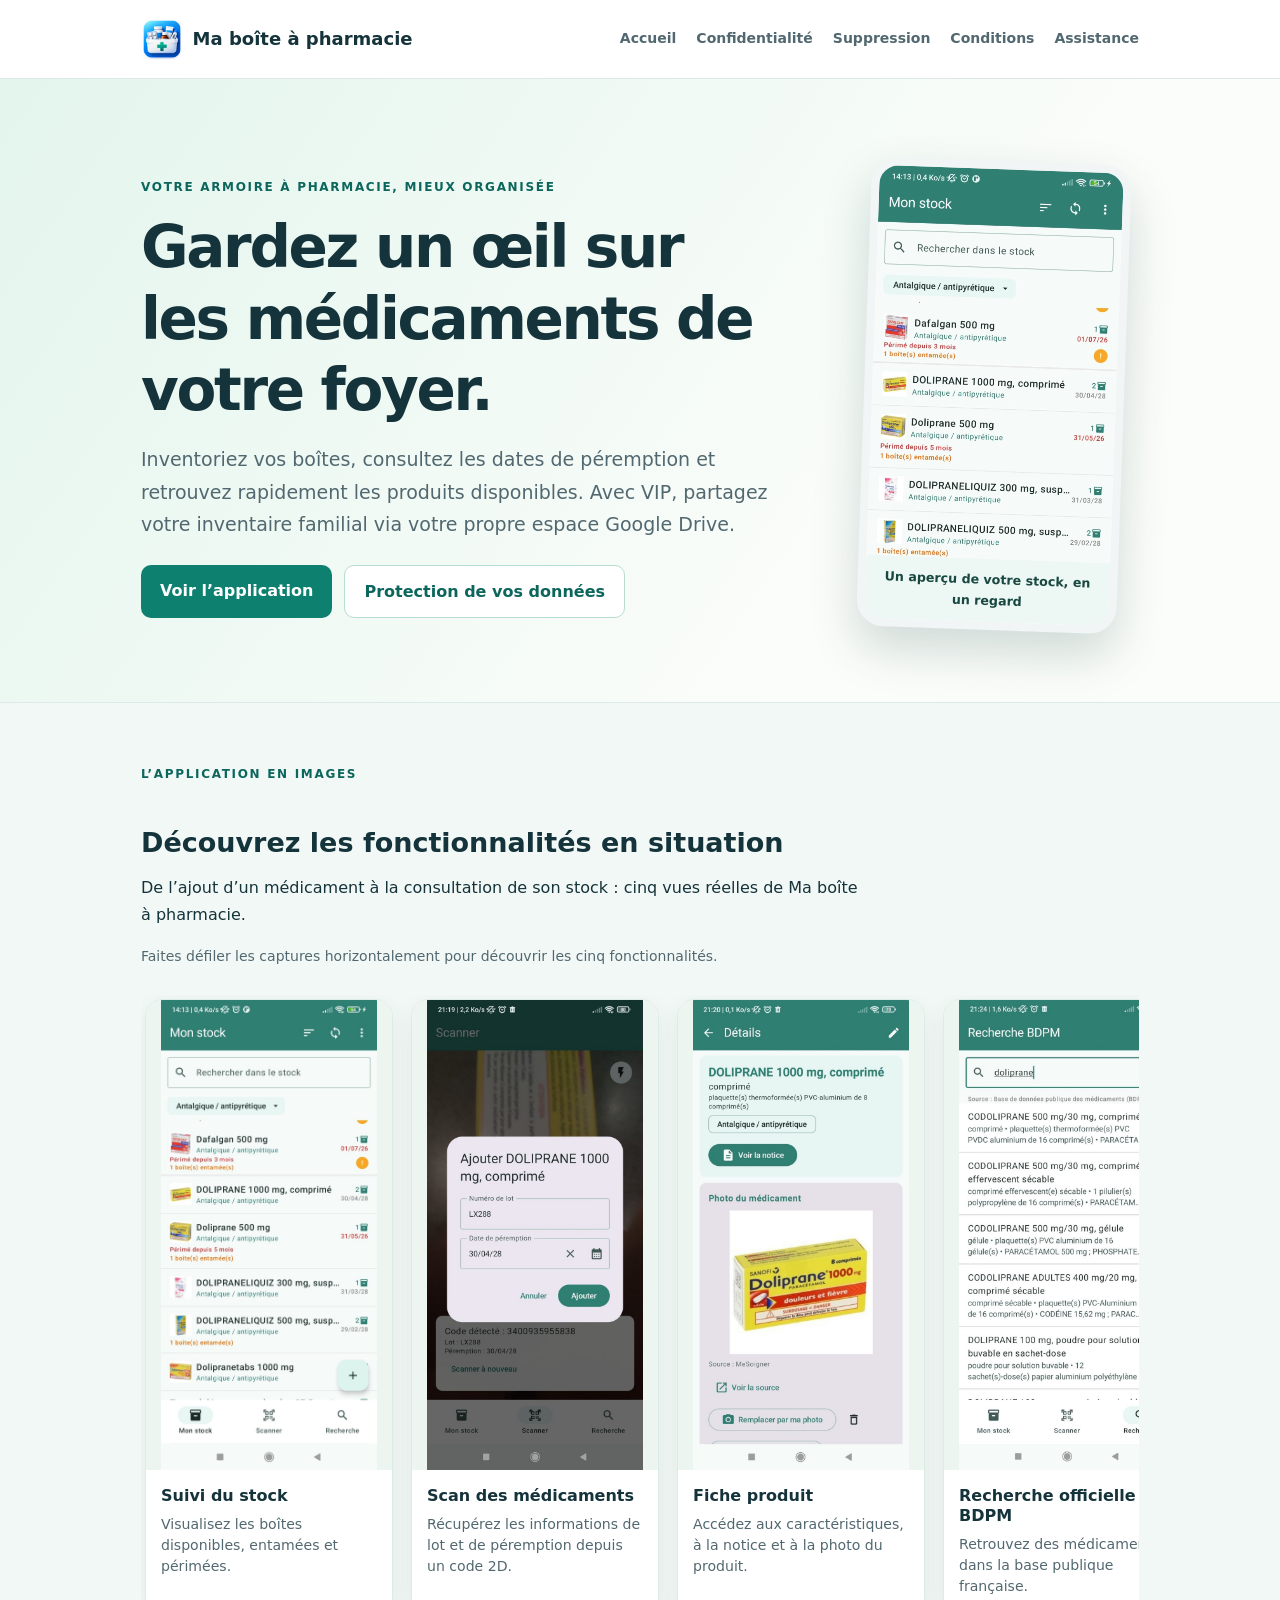
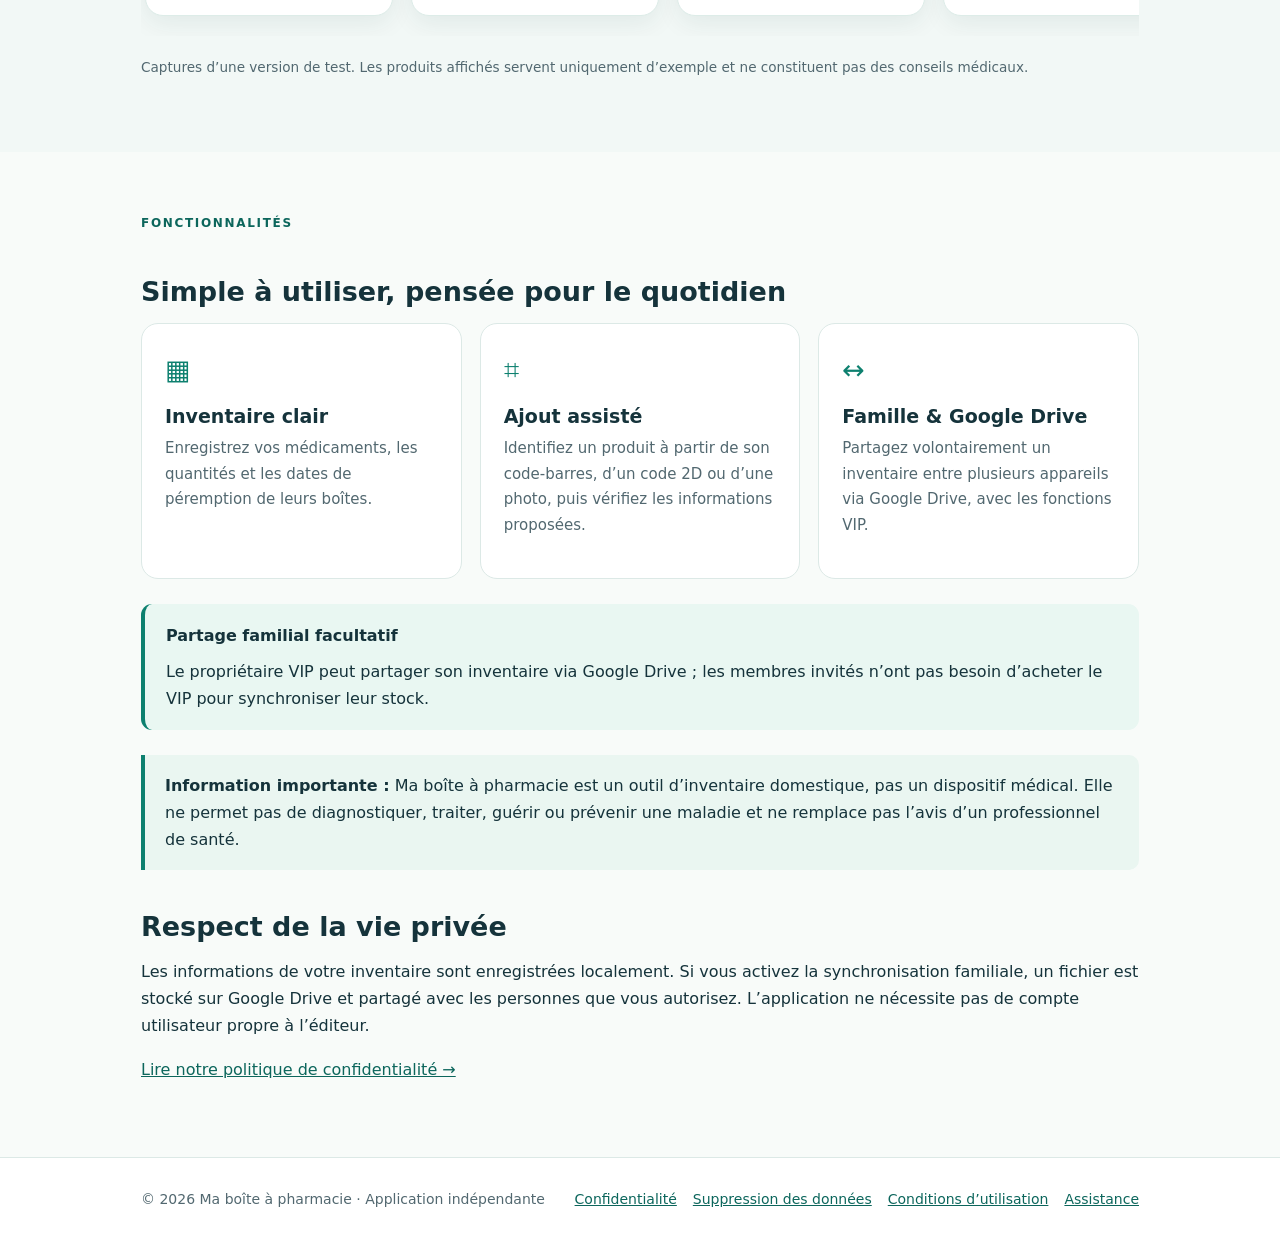
<file: index.html>
<!DOCTYPE html>
<html lang="fr"><head><meta charset="utf-8"/><meta content="width=device-width,initial-scale=1" name="viewport"/><meta content="Inventaire familial de médicaments : stock, dates de péremption et partage facultatif via Google Drive." name="description"/><meta content="#0d806f" name="theme-color"/><title>Accueil · Ma boîte à pharmacie</title><link href="assets/style.css" rel="stylesheet"/><link href="favicon.ico" rel="icon" type="image/x-icon"/><link href="assets/icon-192.png" rel="icon" sizes="192x192" type="image/png"/><link href="assets/apple-touch-icon.png" rel="apple-touch-icon"/><meta content="Ma boîte à pharmacie — Votre inventaire familial" property="og:title"/><meta content="Suivez votre stock et les dates de péremption de vos médicaments." property="og:description"/><meta content="website" property="og:type"/><meta content="https://kptncavern.github.io/ma-boite-a-pharmacie/assets/icone-application.png" property="og:image"/></head><body><a class="skip" href="#contenu">Aller au contenu</a><header class="top"><div class="wrap nav"><a class="brand" href="index.html"><img alt="" class="brand-icon" height="42" src="assets/icone-application.png" width="42"/> Ma boîte à pharmacie</a><nav aria-label="Navigation principale" class="links"><a href="index.html">Accueil</a><a href="confidentialite.html">Confidentialité</a><a href="suppression.html">Suppression</a><a href="conditions.html">Conditions</a><a href="assistance.html">Assistance</a></nav></div></header><main id="contenu"><section class="hero"><div class="wrap hero-layout"><div class="hero-copy"><span class="eyebrow">Votre armoire à pharmacie, mieux organisée</span><h1>Gardez un œil sur les médicaments de votre foyer.</h1><p class="lead">Inventoriez vos boîtes, consultez les dates de péremption et retrouvez rapidement les produits disponibles. Avec VIP, partagez votre inventaire familial via votre propre espace Google Drive.</p><div class="actions"><a class="button" href="#captures">Voir l’application</a><a class="button alt" href="confidentialite.html">Protection de vos données</a></div></div><div class="hero-visual"><img alt="Aperçu du stock de médicaments avec dates de péremption et alertes" height="900" src="assets/captures/stock.jpg" width="420"/><span class="visual-label">Un aperçu de votre stock, en un regard</span></div></div></section><section class="section showcase" id="captures"><div class="wrap"><span class="eyebrow">L’application en images</span><h2>Découvrez les fonctionnalités en situation</h2><p class="showcase-intro">De l’ajout d’un médicament à la consultation de son stock : cinq vues réelles de Ma boîte à pharmacie.</p><p class="small" id="galerie-aide">Faites défiler les captures horizontalement pour découvrir les cinq fonctionnalités.</p><div class="screen-grid" role="region" aria-label="Captures d’écran de l’application, défilement horizontal" aria-describedby="galerie-aide" tabindex="0"><article class="screen-card"><img alt="Suivi du stock — capture de l’application" height="900" loading="lazy" src="assets/captures/stock.jpg" width="420"/><div class="screen-caption"><h3>Suivi du stock</h3><p>Visualisez les boîtes disponibles, entamées et périmées.</p></div></article><article class="screen-card"><img alt="Scan des médicaments — capture de l’application" height="900" loading="lazy" src="assets/captures/scanner.jpg" width="420"/><div class="screen-caption"><h3>Scan des médicaments</h3><p>Récupérez les informations de lot et de péremption depuis un code 2D.</p></div></article><article class="screen-card"><img alt="Fiche produit — capture de l’application" height="900" loading="lazy" src="assets/captures/fiche.jpg" width="420"/><div class="screen-caption"><h3>Fiche produit</h3><p>Accédez aux caractéristiques, à la notice et à la photo du produit.</p></div></article><article class="screen-card"><img alt="Recherche officielle BDPM — capture de l’application" height="900" loading="lazy" src="assets/captures/recherche.jpg" width="420"/><div class="screen-caption"><h3>Recherche officielle BDPM</h3><p>Retrouvez des médicaments dans la base publique française.</p></div></article><article class="screen-card"><img alt="Identification par photo — capture de l’application" height="900" loading="lazy" src="assets/captures/photo.jpg" width="420"/><div class="screen-caption"><h3>Identification par photo</h3><p>Complétez une fiche avec la reconnaissance photo assistée.</p></div></article></div><p class="screen-note">Captures d’une version de test. Les produits affichés servent uniquement d’exemple et ne constituent pas des conseils médicaux.</p></div></section><section class="section" id="fonctionnalites"><div class="wrap"><span class="eyebrow">Fonctionnalités</span><h2>Simple à utiliser, pensée pour le quotidien</h2><div class="grid"><article class="tile"><span class="pict">▦</span><h3>Inventaire clair</h3><p>Enregistrez vos médicaments, les quantités et les dates de péremption de leurs boîtes.</p></article><article class="tile"><span class="pict">⌗</span><h3>Ajout assisté</h3><p>Identifiez un produit à partir de son code-barres, d’un code 2D ou d’une photo, puis vérifiez les informations proposées.</p></article><article class="tile"><span class="pict">↔</span><h3>Famille &amp; Google Drive</h3><p>Partagez volontairement un inventaire entre plusieurs appareils via Google Drive, avec les fonctions VIP.</p></article></div><div class="future-shot"><strong>Partage familial facultatif</strong><p>Le propriétaire VIP peut partager son inventaire via Google Drive ; les membres invités n’ont pas besoin d’acheter le VIP pour synchroniser leur stock.</p></div><div class="notice"><strong>Information importante :</strong> Ma boîte à pharmacie est un outil d’inventaire domestique, pas un dispositif médical. Elle ne permet pas de diagnostiquer, traiter, guérir ou prévenir une maladie et ne remplace pas l’avis d’un professionnel de santé.</div><h2>Respect de la vie privée</h2><p>Les informations de votre inventaire sont enregistrées localement. Si vous activez la synchronisation familiale, un fichier est stocké sur Google Drive et partagé avec les personnes que vous autorisez. L’application ne nécessite pas de compte utilisateur propre à l’éditeur.</p><p><a href="confidentialite.html">Lire notre politique de confidentialité →</a></p></div></section></main><footer class="foot"><div class="wrap footflex"><span class="small">© 2026 Ma boîte à pharmacie · Application indépendante</span><nav><a href="confidentialite.html">Confidentialité</a><a href="suppression.html">Suppression des données</a><a href="conditions.html">Conditions d’utilisation</a><a href="assistance.html">Assistance</a></nav></div></footer></body></html>
</file>
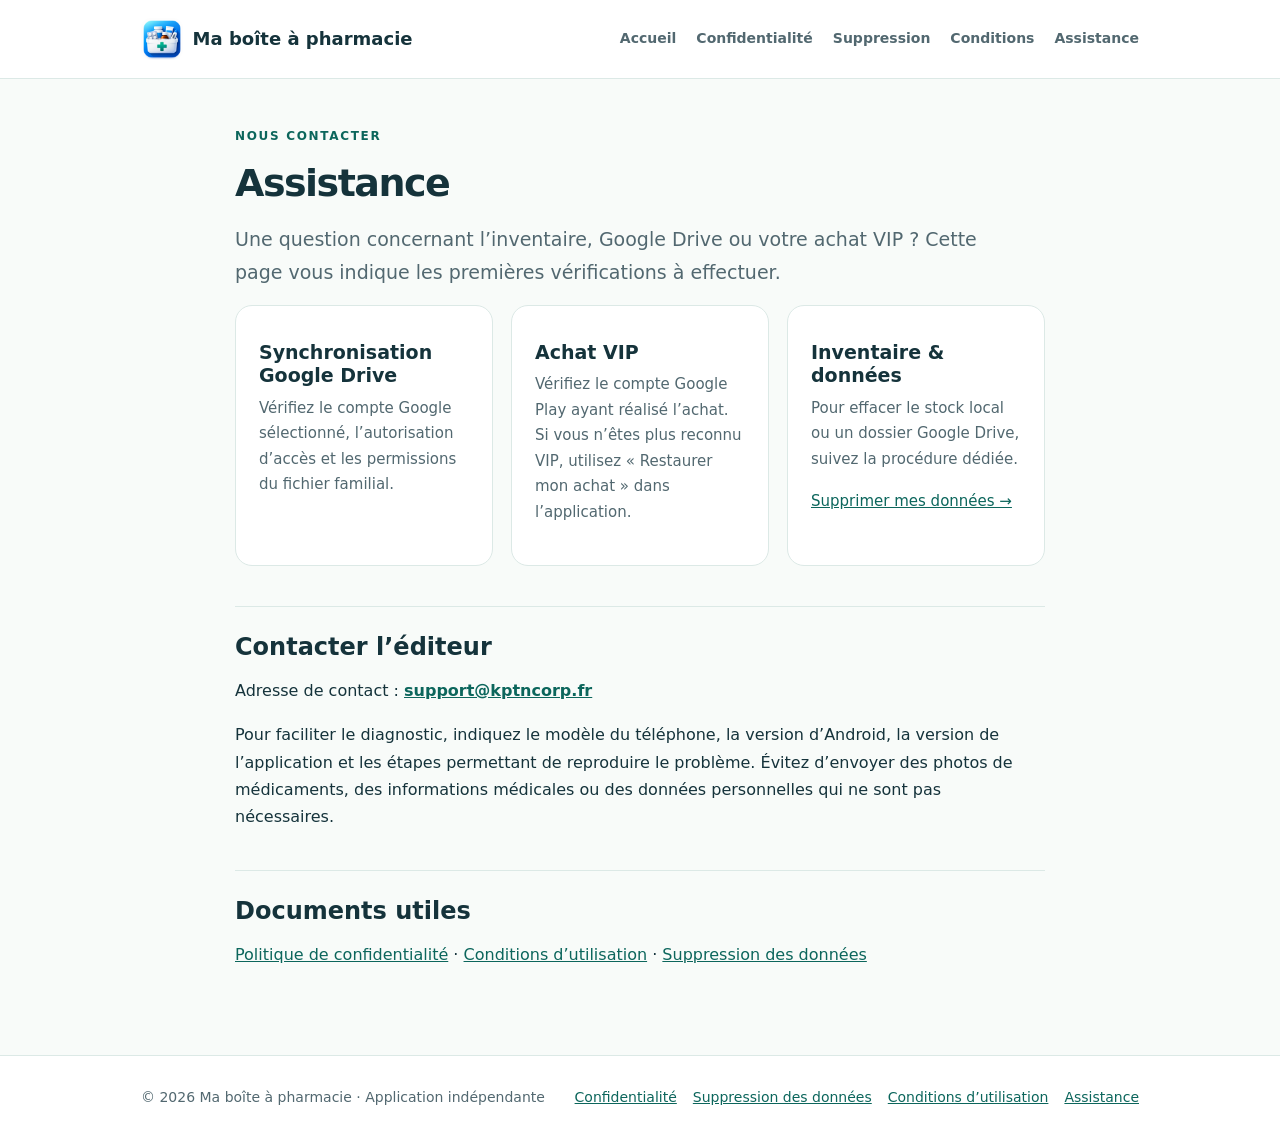
<file: assistance.html>
<!DOCTYPE html>
<html lang="fr"><head><meta charset="utf-8"/><meta content="width=device-width,initial-scale=1" name="viewport"/><meta content="Aide et contact pour Ma boîte à pharmacie, synchronisation familiale et achat VIP." name="description"/><meta content="#0d806f" name="theme-color"/><title>Assistance · Ma boîte à pharmacie</title><link href="assets/style.css" rel="stylesheet"/><link href="favicon.ico" rel="icon" type="image/x-icon"/><link href="assets/icon-192.png" rel="icon" sizes="192x192" type="image/png"/><link href="assets/apple-touch-icon.png" rel="apple-touch-icon"/></head><body><a class="skip" href="#contenu">Aller au contenu</a><header class="top"><div class="wrap nav"><a class="brand" href="index.html"><img alt="" class="brand-icon" height="42" src="assets/icone-application.png" width="42"/> Ma boîte à pharmacie</a><nav aria-label="Navigation principale" class="links"><a href="index.html">Accueil</a><a href="confidentialite.html">Confidentialité</a><a href="suppression.html">Suppression</a><a href="conditions.html">Conditions</a><a href="assistance.html">Assistance</a></nav></div></header><main id="contenu"><div class="wrap doc"><span class="eyebrow">Nous contacter</span><h1>Assistance</h1><p class="lead">Une question concernant l’inventaire, Google Drive ou votre achat VIP ? Cette page vous indique les premières vérifications à effectuer.</p><div class="grid" style="grid-template-columns:repeat(auto-fit,minmax(220px,1fr))"><article class="tile"><h3>Synchronisation Google Drive</h3><p>Vérifiez le compte Google sélectionné, l’autorisation d’accès et les permissions du fichier familial.</p></article><article class="tile"><h3>Achat VIP</h3><p>Vérifiez le compte Google Play ayant réalisé l’achat. Si vous n’êtes plus reconnu VIP, utilisez « Restaurer mon achat » dans l’application.</p></article><article class="tile"><h3>Inventaire &amp; données</h3><p>Pour effacer le stock local ou un dossier Google Drive, suivez la procédure dédiée.</p><p><a href="suppression.html">Supprimer mes données →</a></p></article></div><h2>Contacter l’éditeur</h2><p>Adresse de contact : <strong><a href="mailto:support@kptncorp.fr">support@kptncorp.fr</a></strong></p><p>Pour faciliter le diagnostic, indiquez le modèle du téléphone, la version d’Android, la version de l’application et les étapes permettant de reproduire le problème. Évitez d’envoyer des photos de médicaments, des informations médicales ou des données personnelles qui ne sont pas nécessaires.</p><h2>Documents utiles</h2><p><a href="confidentialite.html">Politique de confidentialité</a> · <a href="conditions.html">Conditions d’utilisation</a> · <a href="suppression.html">Suppression des données</a></p></div></main><footer class="foot"><div class="wrap footflex"><span class="small">© 2026 Ma boîte à pharmacie · Application indépendante</span><nav><a href="confidentialite.html">Confidentialité</a><a href="suppression.html">Suppression des données</a><a href="conditions.html">Conditions d’utilisation</a><a href="assistance.html">Assistance</a></nav></div></footer></body></html>
</file>
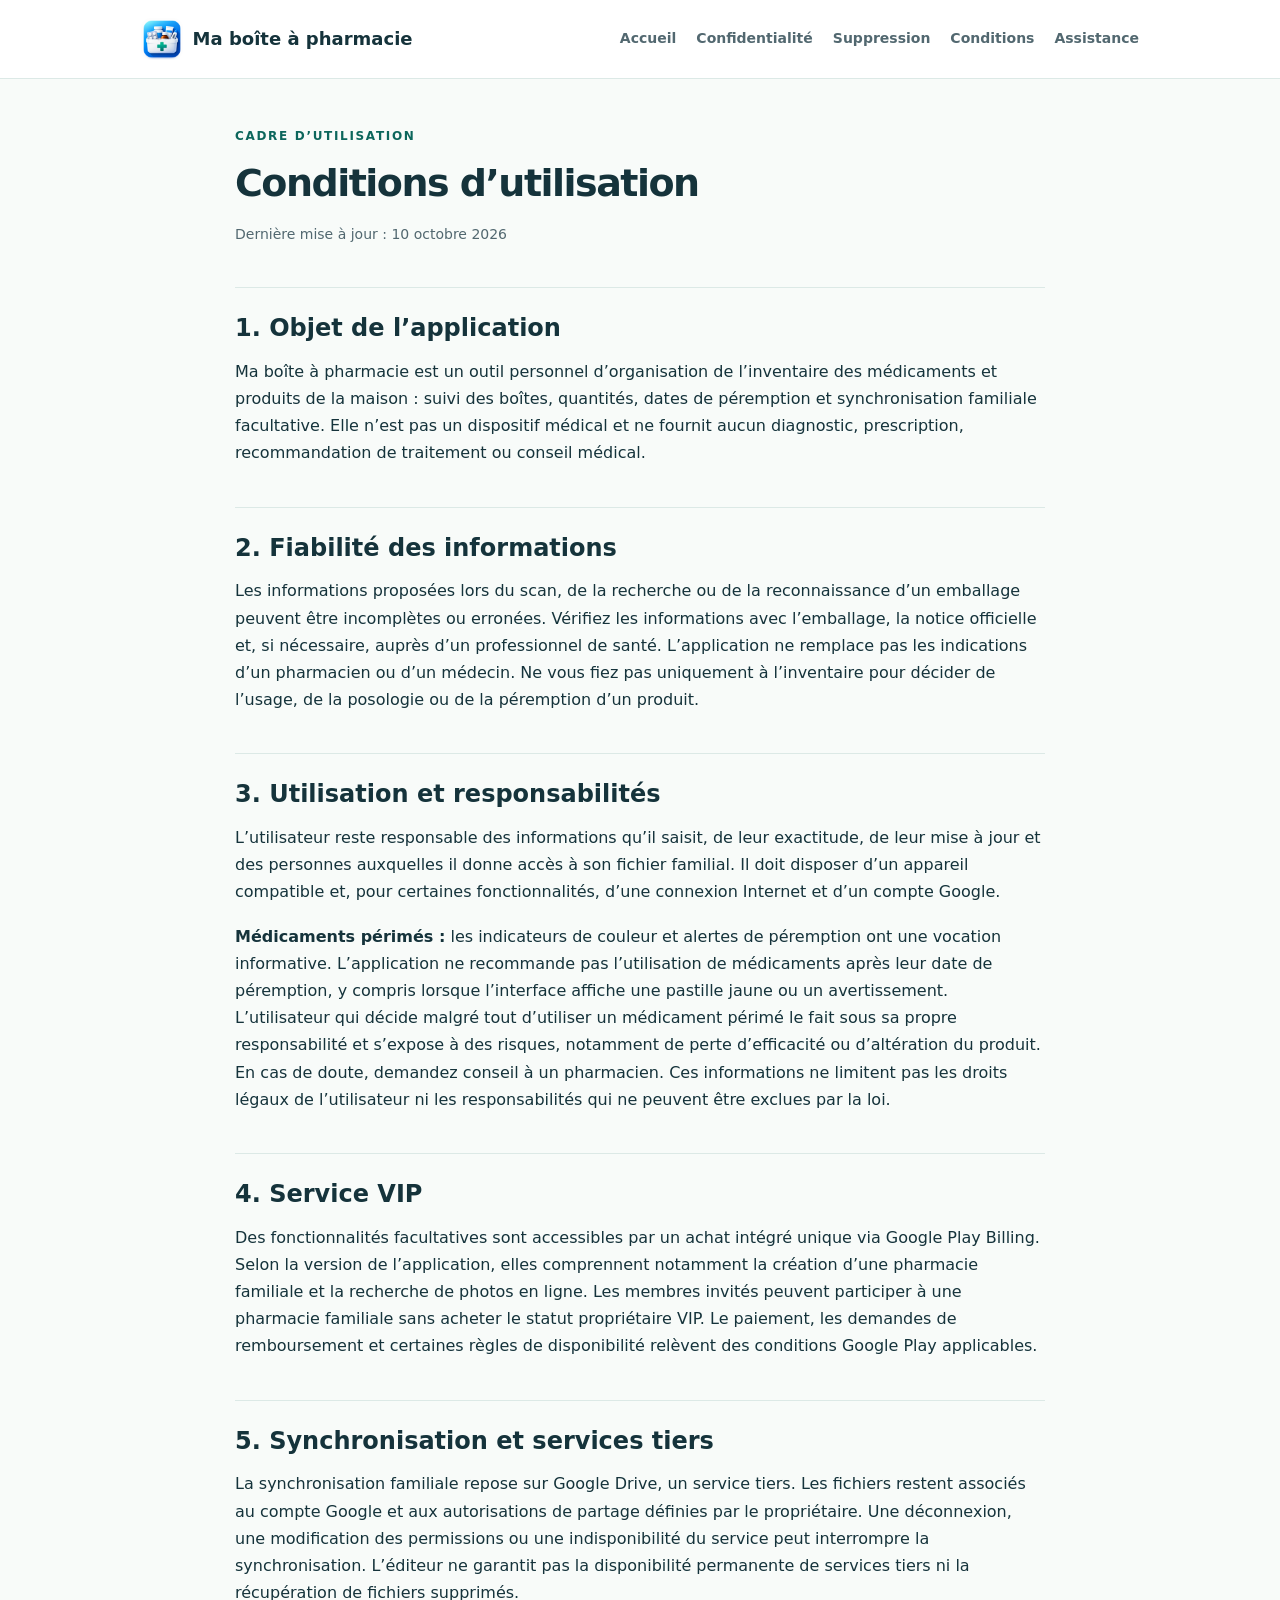
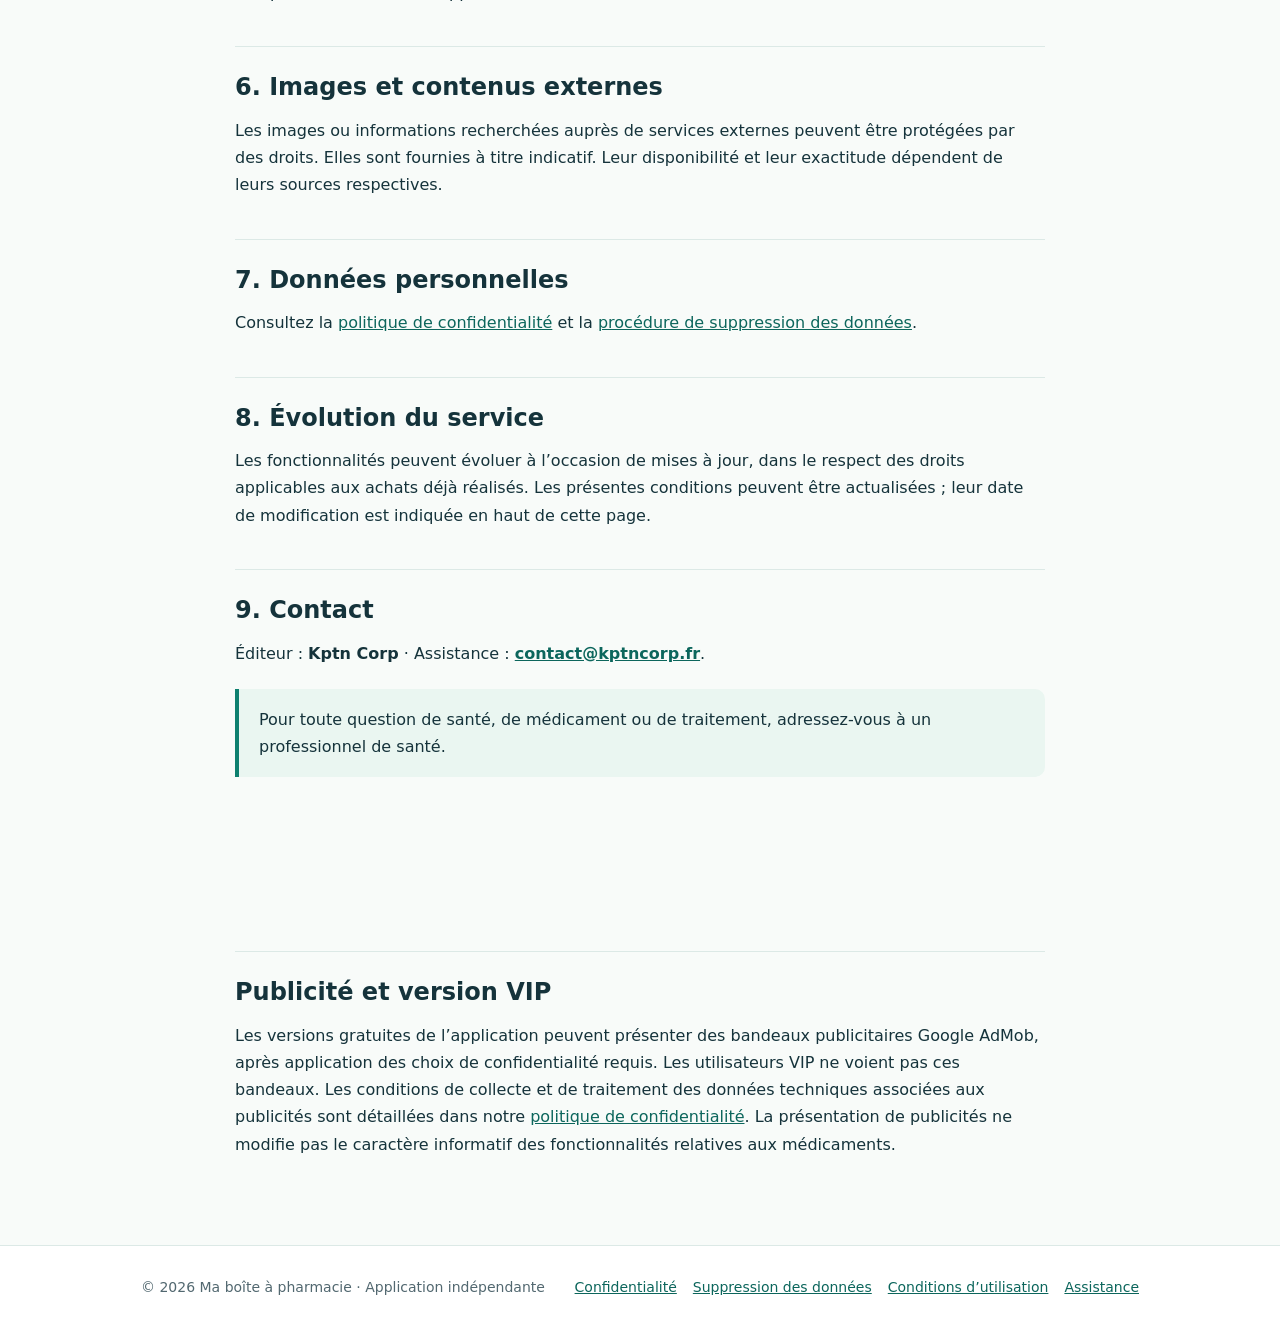
<file: conditions.html>
<!DOCTYPE html>
<html lang="fr"><head><meta charset="utf-8"/><meta content="width=device-width,initial-scale=1" name="viewport"/><meta content="Conditions d’utilisation de l’application Ma boîte à pharmacie, fonction gratuite et fonctionnalités VIP." name="description"/><meta content="#0d806f" name="theme-color"/><title>Conditions d’utilisation · Ma boîte à pharmacie</title><link href="assets/style.css" rel="stylesheet"/><link href="favicon.ico" rel="icon" type="image/x-icon"/><link href="assets/icon-192.png" rel="icon" sizes="192x192" type="image/png"/><link href="assets/apple-touch-icon.png" rel="apple-touch-icon"/></head><body><a class="skip" href="#contenu">Aller au contenu</a><header class="top"><div class="wrap nav"><a class="brand" href="index.html"><img alt="" class="brand-icon" height="42" src="assets/icone-application.png" width="42"/> Ma boîte à pharmacie</a><nav aria-label="Navigation principale" class="links"><a href="index.html">Accueil</a><a href="confidentialite.html">Confidentialité</a><a href="suppression.html">Suppression</a><a href="conditions.html">Conditions</a><a href="assistance.html">Assistance</a></nav></div></header><main id="contenu"><div class="wrap doc"><span class="eyebrow">Cadre d’utilisation</span><h1>Conditions d’utilisation</h1><p class="small">Dernière mise à jour : 10 octobre 2026</p><h2>1. Objet de l’application</h2><p>Ma boîte à pharmacie est un outil personnel d’organisation de l’inventaire des médicaments et produits de la maison : suivi des boîtes, quantités, dates de péremption et synchronisation familiale facultative. Elle n’est pas un dispositif médical et ne fournit aucun diagnostic, prescription, recommandation de traitement ou conseil médical.</p><h2>2. Fiabilité des informations</h2><p>Les informations proposées lors du scan, de la recherche ou de la reconnaissance d’un emballage peuvent être incomplètes ou erronées. Vérifiez les informations avec l’emballage, la notice officielle et, si nécessaire, auprès d’un professionnel de santé. L’application ne remplace pas les indications d’un pharmacien ou d’un médecin. Ne vous fiez pas uniquement à l’inventaire pour décider de l’usage, de la posologie ou de la péremption d’un produit.</p><h2>3. Utilisation et responsabilités</h2><p>L’utilisateur reste responsable des informations qu’il saisit, de leur exactitude, de leur mise à jour et des personnes auxquelles il donne accès à son fichier familial. Il doit disposer d’un appareil compatible et, pour certaines fonctionnalités, d’une connexion Internet et d’un compte Google.</p><p><strong>Médicaments périmés :</strong> les indicateurs de couleur et alertes de péremption ont une vocation informative. L’application ne recommande pas l’utilisation de médicaments après leur date de péremption, y compris lorsque l’interface affiche une pastille jaune ou un avertissement. L’utilisateur qui décide malgré tout d’utiliser un médicament périmé le fait sous sa propre responsabilité et s’expose à des risques, notamment de perte d’efficacité ou d’altération du produit. En cas de doute, demandez conseil à un pharmacien. Ces informations ne limitent pas les droits légaux de l’utilisateur ni les responsabilités qui ne peuvent être exclues par la loi.</p><h2>4. Service VIP</h2><p>Des fonctionnalités facultatives sont accessibles par un achat intégré unique via Google Play Billing. Selon la version de l’application, elles comprennent notamment la création d’une pharmacie familiale et la recherche de photos en ligne. Les membres invités peuvent participer à une pharmacie familiale sans acheter le statut propriétaire VIP. Le paiement, les demandes de remboursement et certaines règles de disponibilité relèvent des conditions Google Play applicables.</p><h2>5. Synchronisation et services tiers</h2><p>La synchronisation familiale repose sur Google Drive, un service tiers. Les fichiers restent associés au compte Google et aux autorisations de partage définies par le propriétaire. Une déconnexion, une modification des permissions ou une indisponibilité du service peut interrompre la synchronisation. L’éditeur ne garantit pas la disponibilité permanente de services tiers ni la récupération de fichiers supprimés.</p><h2>6. Images et contenus externes</h2><p>Les images ou informations recherchées auprès de services externes peuvent être protégées par des droits. Elles sont fournies à titre indicatif. Leur disponibilité et leur exactitude dépendent de leurs sources respectives.</p><h2>7. Données personnelles</h2><p>Consultez la <a href="confidentialite.html">politique de confidentialité</a> et la <a href="suppression.html">procédure de suppression des données</a>.</p><h2>8. Évolution du service</h2><p>Les fonctionnalités peuvent évoluer à l’occasion de mises à jour, dans le respect des droits applicables aux achats déjà réalisés. Les présentes conditions peuvent être actualisées ; leur date de modification est indiquée en haut de cette page.</p><h2>9. Contact</h2><p>Éditeur : <strong>Kptn Corp</strong> · Assistance : <strong><a href="mailto:contact@kptncorp.fr">contact@kptncorp.fr</a></strong>.</p><div class="notice">Pour toute question de santé, de médicament ou de traitement, adressez-vous à un professionnel de santé.</div></div><section class="wrap doc" aria-label="Publicités et consentement"><h2>Publicité et version VIP</h2><p>Les versions gratuites de l’application peuvent présenter des bandeaux publicitaires Google AdMob, après application des choix de confidentialité requis. Les utilisateurs VIP ne voient pas ces bandeaux. Les conditions de collecte et de traitement des données techniques associées aux publicités sont détaillées dans notre <a href="confidentialite.html#publicite">politique de confidentialité</a>. La présentation de publicités ne modifie pas le caractère informatif des fonctionnalités relatives aux médicaments.</p></section></main><footer class="foot"><div class="wrap footflex"><span class="small">© 2026 Ma boîte à pharmacie · Application indépendante</span><nav><a href="confidentialite.html">Confidentialité</a><a href="suppression.html">Suppression des données</a><a href="conditions.html">Conditions d’utilisation</a><a href="assistance.html">Assistance</a></nav></div></footer></body></html>
</file>
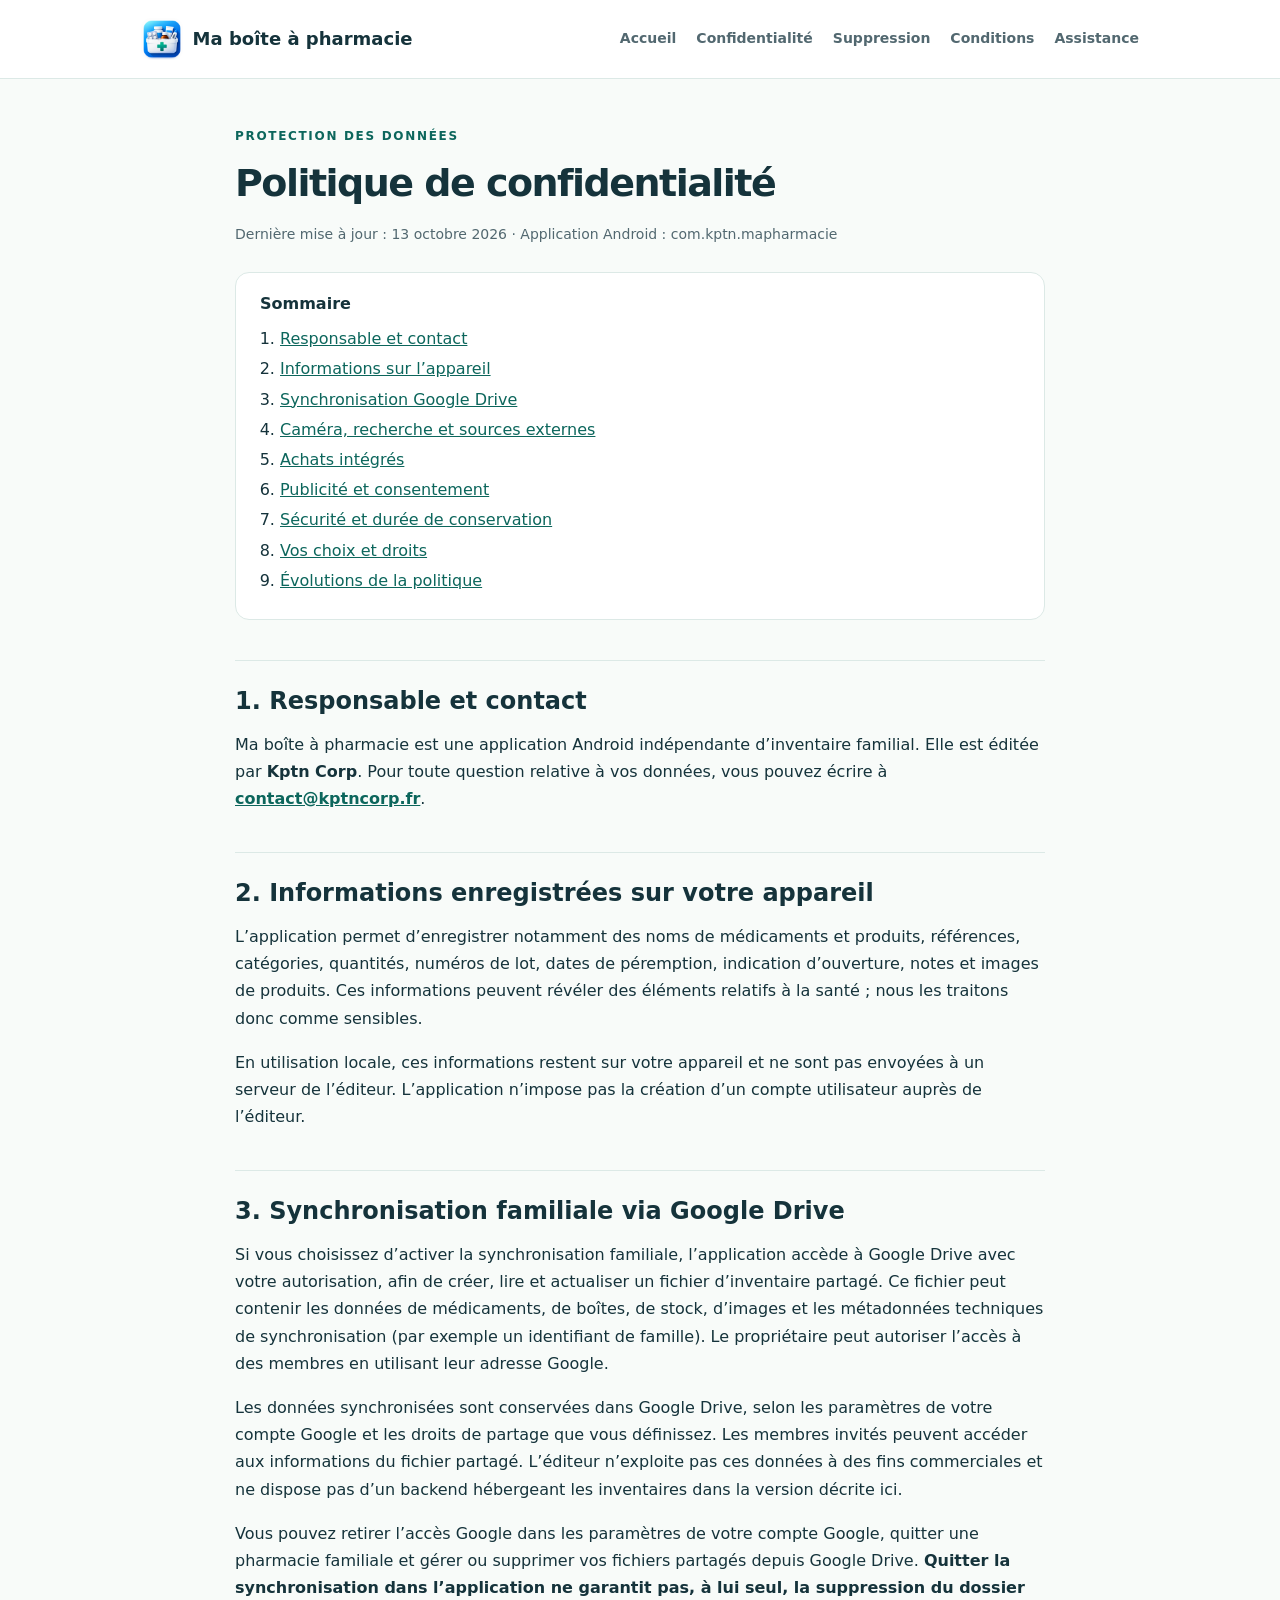
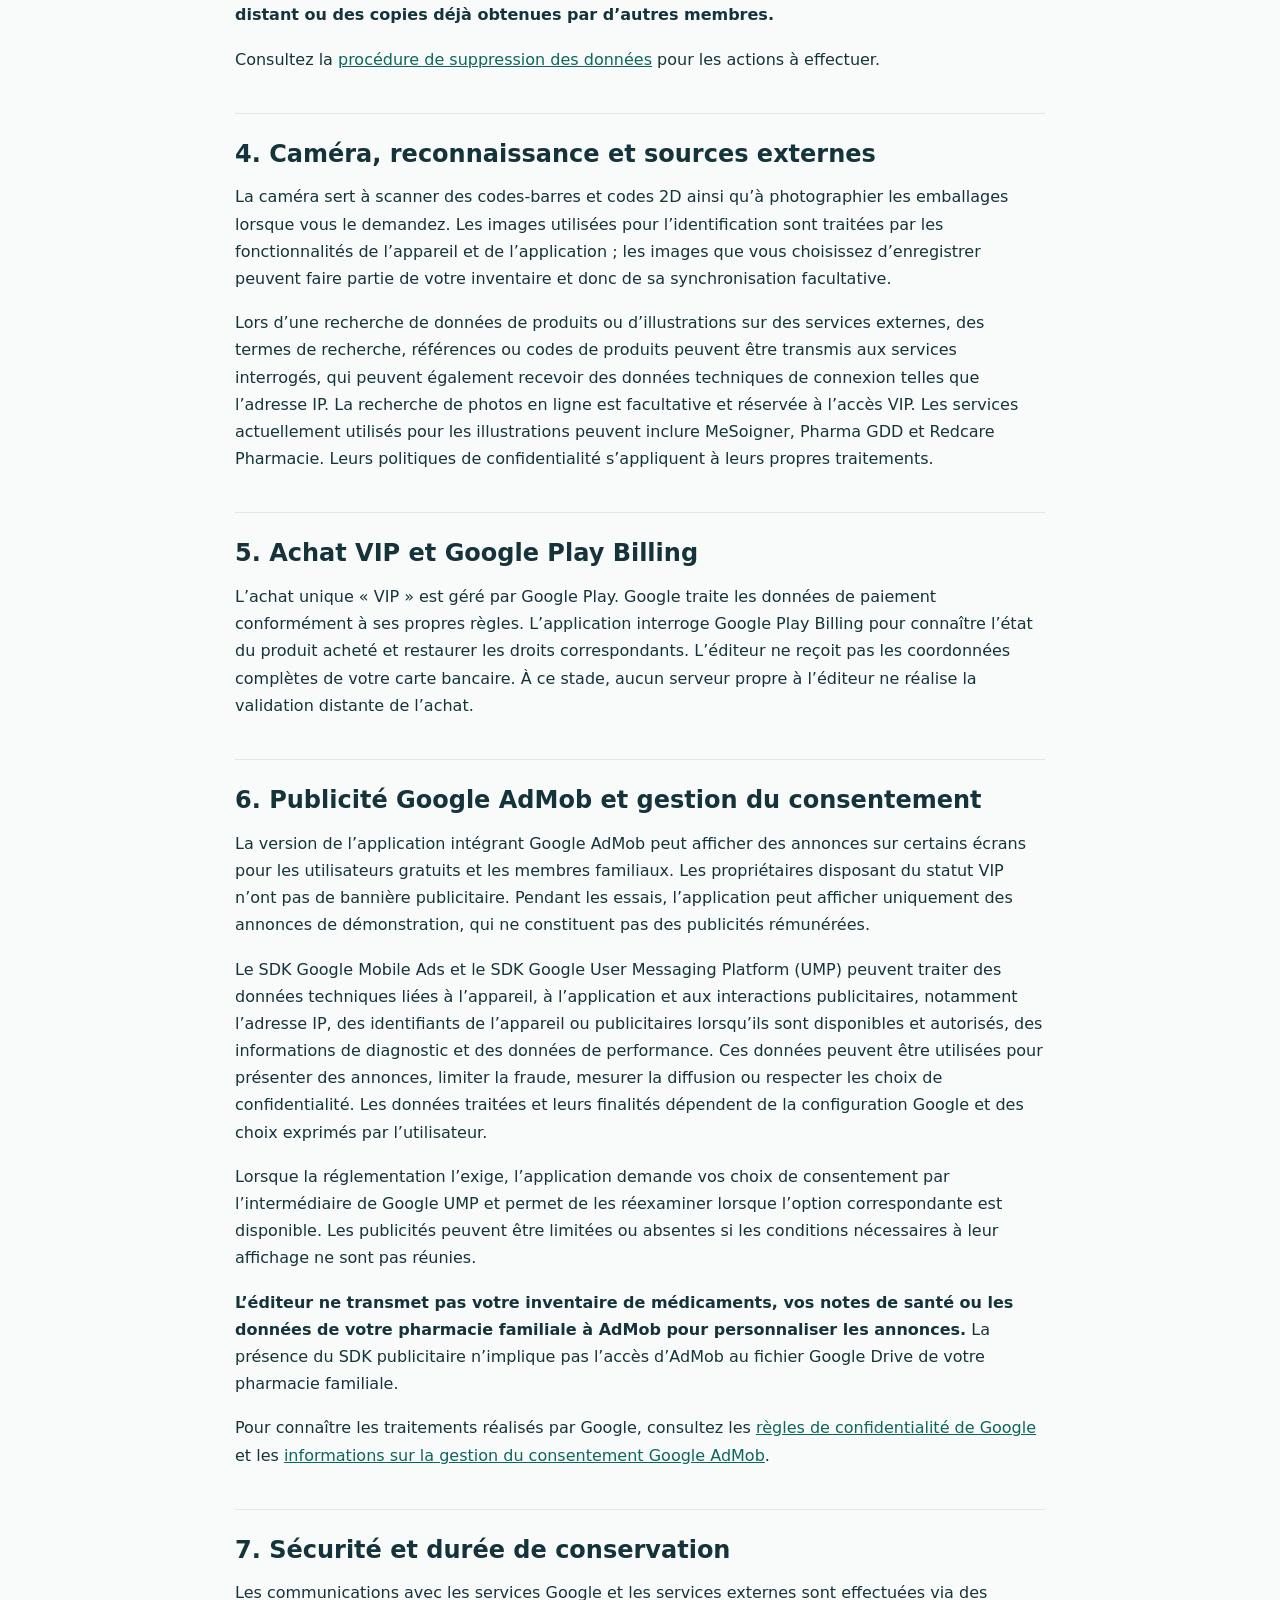
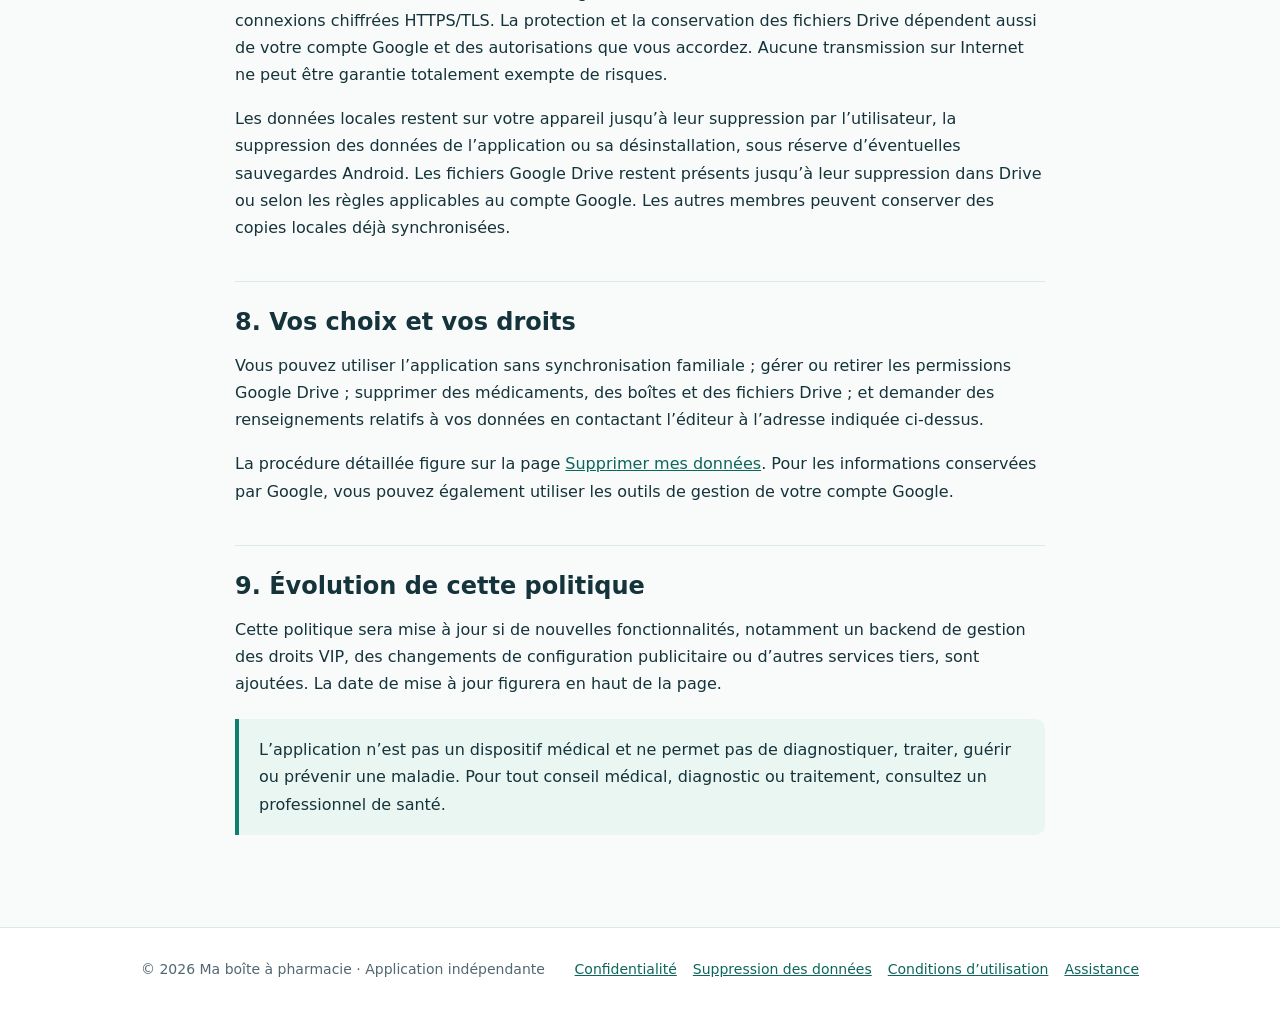
<file: confidentialite.html>
<!DOCTYPE html>
<html lang="fr"><head><meta charset="utf-8"/><meta content="width=device-width,initial-scale=1" name="viewport"/><meta content="Comment Ma boîte à pharmacie utilise les informations stockées localement, Google Drive, l’appareil photo et Google Play Billing." name="description"/><meta content="#0d806f" name="theme-color"/><title>Politique de confidentialité · Ma boîte à pharmacie</title><link href="assets/style.css" rel="stylesheet"/><link href="favicon.ico" rel="icon" type="image/x-icon"/><link href="assets/icon-192.png" rel="icon" sizes="192x192" type="image/png"/><link href="assets/apple-touch-icon.png" rel="apple-touch-icon"/></head><body><a class="skip" href="#contenu">Aller au contenu</a><header class="top"><div class="wrap nav"><a class="brand" href="index.html"><img alt="" class="brand-icon" height="42" src="assets/icone-application.png" width="42"/> Ma boîte à pharmacie</a><nav aria-label="Navigation principale" class="links"><a href="index.html">Accueil</a><a href="confidentialite.html">Confidentialité</a><a href="suppression.html">Suppression</a><a href="conditions.html">Conditions</a><a href="assistance.html">Assistance</a></nav></div></header><main id="contenu"><div class="wrap doc"><span class="eyebrow">Protection des données</span><h1>Politique de confidentialité</h1><p class="small">Dernière mise à jour : 13 octobre 2026 · Application Android : com.kptn.mapharmacie</p><div class="toc"><strong>Sommaire</strong><ol><li><a href="#responsable">Responsable et contact</a></li><li><a href="#local">Informations sur l’appareil</a></li><li><a href="#drive">Synchronisation Google Drive</a></li><li><a href="#autres">Caméra, recherche et sources externes</a></li><li><a href="#billing">Achats intégrés</a></li><li><a href="#publicite">Publicité et consentement</a></li><li><a href="#securite">Sécurité et durée de conservation</a></li><li><a href="#droits">Vos choix et droits</a></li><li><a href="#evolution">Évolutions de la politique</a></li></ol></div><h2 id="responsable">1. Responsable et contact</h2><p>Ma boîte à pharmacie est une application Android indépendante d’inventaire familial. Elle est éditée par <strong>Kptn Corp</strong>. Pour toute question relative à vos données, vous pouvez écrire à <strong><a href="mailto:contact@kptncorp.fr">contact@kptncorp.fr</a></strong>.</p><h2 id="local">2. Informations enregistrées sur votre appareil</h2><p>L’application permet d’enregistrer notamment des noms de médicaments et produits, références, catégories, quantités, numéros de lot, dates de péremption, indication d’ouverture, notes et images de produits. Ces informations peuvent révéler des éléments relatifs à la santé ; nous les traitons donc comme sensibles.</p><p>En utilisation locale, ces informations restent sur votre appareil et ne sont pas envoyées à un serveur de l’éditeur. L’application n’impose pas la création d’un compte utilisateur auprès de l’éditeur.</p><h2 id="drive">3. Synchronisation familiale via Google Drive</h2><p>Si vous choisissez d’activer la synchronisation familiale, l’application accède à Google Drive avec votre autorisation, afin de créer, lire et actualiser un fichier d’inventaire partagé. Ce fichier peut contenir les données de médicaments, de boîtes, de stock, d’images et les métadonnées techniques de synchronisation (par exemple un identifiant de famille). Le propriétaire peut autoriser l’accès à des membres en utilisant leur adresse Google.</p><p>Les données synchronisées sont conservées dans Google Drive, selon les paramètres de votre compte Google et les droits de partage que vous définissez. Les membres invités peuvent accéder aux informations du fichier partagé. L’éditeur n’exploite pas ces données à des fins commerciales et ne dispose pas d’un backend hébergeant les inventaires dans la version décrite ici.</p><p>Vous pouvez retirer l’accès Google dans les paramètres de votre compte Google, quitter une pharmacie familiale et gérer ou supprimer vos fichiers partagés depuis Google Drive. <strong>Quitter la synchronisation dans l’application ne garantit pas, à lui seul, la suppression du dossier distant ou des copies déjà obtenues par d’autres membres.</strong></p><p>Consultez la <a href="suppression.html">procédure de suppression des données</a> pour les actions à effectuer.</p><h2 id="autres">4. Caméra, reconnaissance et sources externes</h2><p>La caméra sert à scanner des codes-barres et codes 2D ainsi qu’à photographier les emballages lorsque vous le demandez. Les images utilisées pour l’identification sont traitées par les fonctionnalités de l’appareil et de l’application ; les images que vous choisissez d’enregistrer peuvent faire partie de votre inventaire et donc de sa synchronisation facultative.</p><p>Lors d’une recherche de données de produits ou d’illustrations sur des services externes, des termes de recherche, références ou codes de produits peuvent être transmis aux services interrogés, qui peuvent également recevoir des données techniques de connexion telles que l’adresse IP. La recherche de photos en ligne est facultative et réservée à l’accès VIP. Les services actuellement utilisés pour les illustrations peuvent inclure MeSoigner, Pharma GDD et Redcare Pharmacie. Leurs politiques de confidentialité s’appliquent à leurs propres traitements.</p><h2 id="billing">5. Achat VIP et Google Play Billing</h2><p>L’achat unique « VIP » est géré par Google Play. Google traite les données de paiement conformément à ses propres règles. L’application interroge Google Play Billing pour connaître l’état du produit acheté et restaurer les droits correspondants. L’éditeur ne reçoit pas les coordonnées complètes de votre carte bancaire. À ce stade, aucun serveur propre à l’éditeur ne réalise la validation distante de l’achat.</p><h2 id="publicite">6. Publicité Google AdMob et gestion du consentement</h2><p>La version de l’application intégrant Google AdMob peut afficher des annonces sur certains écrans pour les utilisateurs gratuits et les membres familiaux. Les propriétaires disposant du statut VIP n’ont pas de bannière publicitaire. Pendant les essais, l’application peut afficher uniquement des annonces de démonstration, qui ne constituent pas des publicités rémunérées.</p><p>Le SDK Google Mobile Ads et le SDK Google User Messaging Platform (UMP) peuvent traiter des données techniques liées à l’appareil, à l’application et aux interactions publicitaires, notamment l’adresse IP, des identifiants de l’appareil ou publicitaires lorsqu’ils sont disponibles et autorisés, des informations de diagnostic et des données de performance. Ces données peuvent être utilisées pour présenter des annonces, limiter la fraude, mesurer la diffusion ou respecter les choix de confidentialité. Les données traitées et leurs finalités dépendent de la configuration Google et des choix exprimés par l’utilisateur.</p><p>Lorsque la réglementation l’exige, l’application demande vos choix de consentement par l’intermédiaire de Google UMP et permet de les réexaminer lorsque l’option correspondante est disponible. Les publicités peuvent être limitées ou absentes si les conditions nécessaires à leur affichage ne sont pas réunies.</p><p><strong>L’éditeur ne transmet pas votre inventaire de médicaments, vos notes de santé ou les données de votre pharmacie familiale à AdMob pour personnaliser les annonces.</strong> La présence du SDK publicitaire n’implique pas l’accès d’AdMob au fichier Google Drive de votre pharmacie familiale.</p><p>Pour connaître les traitements réalisés par Google, consultez les <a href="https://policies.google.com/privacy" rel="noopener noreferrer">règles de confidentialité de Google</a> et les <a href="https://developers.google.com/admob/android/privacy" rel="noopener noreferrer">informations sur la gestion du consentement Google AdMob</a>.</p><h2 id="securite">7. Sécurité et durée de conservation</h2><p>Les communications avec les services Google et les services externes sont effectuées via des connexions chiffrées HTTPS/TLS. La protection et la conservation des fichiers Drive dépendent aussi de votre compte Google et des autorisations que vous accordez. Aucune transmission sur Internet ne peut être garantie totalement exempte de risques.</p><p>Les données locales restent sur votre appareil jusqu’à leur suppression par l’utilisateur, la suppression des données de l’application ou sa désinstallation, sous réserve d’éventuelles sauvegardes Android. Les fichiers Google Drive restent présents jusqu’à leur suppression dans Drive ou selon les règles applicables au compte Google. Les autres membres peuvent conserver des copies locales déjà synchronisées.</p><h2 id="droits">8. Vos choix et vos droits</h2><p>Vous pouvez utiliser l’application sans synchronisation familiale ; gérer ou retirer les permissions Google Drive ; supprimer des médicaments, des boîtes et des fichiers Drive ; et demander des renseignements relatifs à vos données en contactant l’éditeur à l’adresse indiquée ci-dessus.</p><p>La procédure détaillée figure sur la page <a href="suppression.html">Supprimer mes données</a>. Pour les informations conservées par Google, vous pouvez également utiliser les outils de gestion de votre compte Google.</p><h2 id="evolution">9. Évolution de cette politique</h2><p>Cette politique sera mise à jour si de nouvelles fonctionnalités, notamment un backend de gestion des droits VIP, des changements de configuration publicitaire ou d’autres services tiers, sont ajoutées. La date de mise à jour figurera en haut de la page.</p><div class="notice">L’application n’est pas un dispositif médical et ne permet pas de diagnostiquer, traiter, guérir ou prévenir une maladie. Pour tout conseil médical, diagnostic ou traitement, consultez un professionnel de santé.</div></div></main><footer class="foot"><div class="wrap footflex"><span class="small">© 2026 Ma boîte à pharmacie · Application indépendante</span><nav><a href="confidentialite.html">Confidentialité</a><a href="suppression.html">Suppression des données</a><a href="conditions.html">Conditions d’utilisation</a><a href="assistance.html">Assistance</a></nav></div></footer></body></html>
</file>
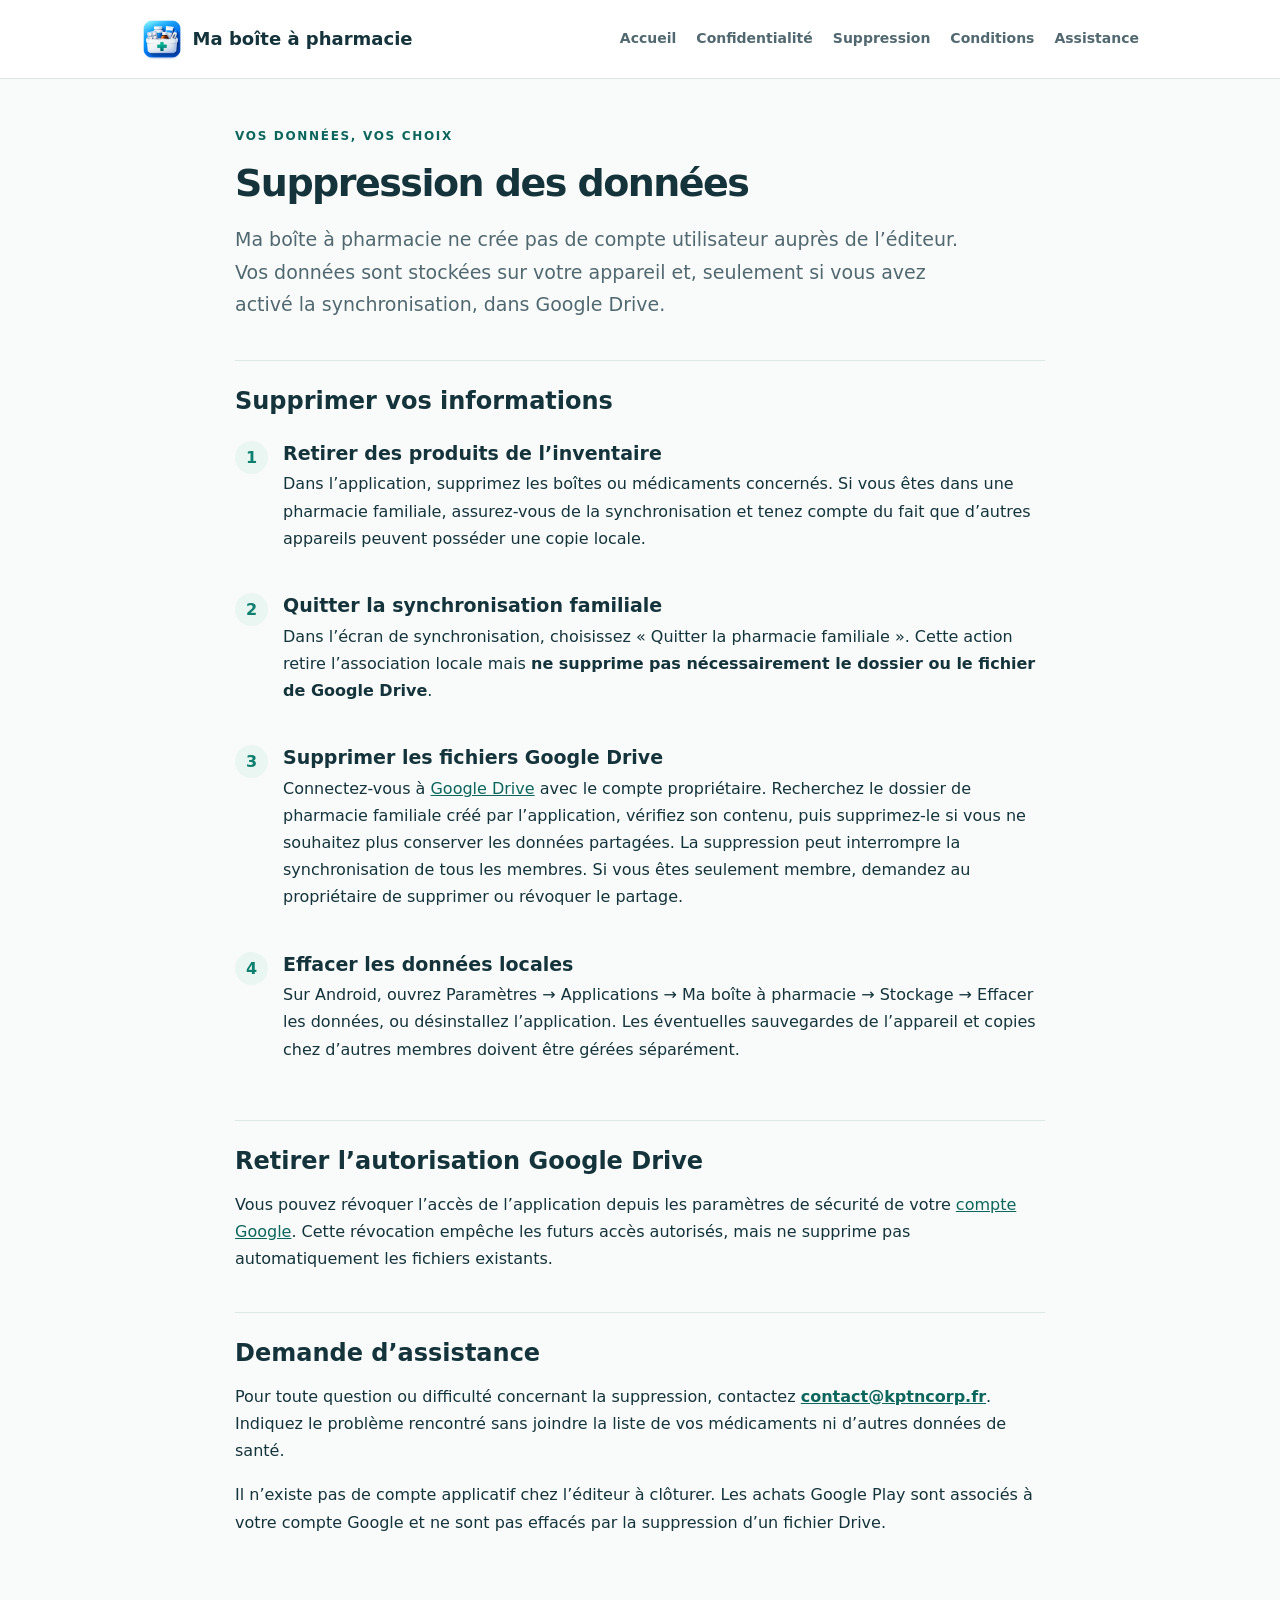
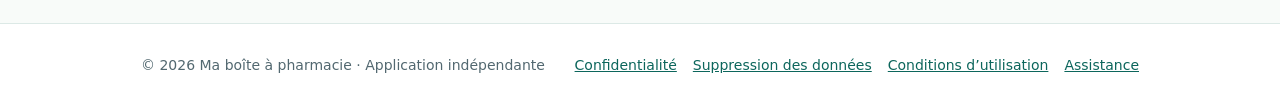
<file: suppression.html>
<!DOCTYPE html>
<html lang="fr"><head><meta charset="utf-8"/><meta content="width=device-width,initial-scale=1" name="viewport"/><meta content="Comment supprimer les données locales et les fichiers partagés Google Drive de Ma boîte à pharmacie." name="description"/><meta content="#0d806f" name="theme-color"/><title>Suppression des données · Ma boîte à pharmacie</title><link href="assets/style.css" rel="stylesheet"/><link href="favicon.ico" rel="icon" type="image/x-icon"/><link href="assets/icon-192.png" rel="icon" sizes="192x192" type="image/png"/><link href="assets/apple-touch-icon.png" rel="apple-touch-icon"/></head><body><a class="skip" href="#contenu">Aller au contenu</a><header class="top"><div class="wrap nav"><a class="brand" href="index.html"><img alt="" class="brand-icon" height="42" src="assets/icone-application.png" width="42"/> Ma boîte à pharmacie</a><nav aria-label="Navigation principale" class="links"><a href="index.html">Accueil</a><a href="confidentialite.html">Confidentialité</a><a href="suppression.html">Suppression</a><a href="conditions.html">Conditions</a><a href="assistance.html">Assistance</a></nav></div></header><main id="contenu"><div class="wrap doc"><span class="eyebrow">Vos données, vos choix</span><h1>Suppression des données</h1><p class="lead">Ma boîte à pharmacie ne crée pas de compte utilisateur auprès de l’éditeur. Vos données sont stockées sur votre appareil et, seulement si vous avez activé la synchronisation, dans Google Drive.</p><h2>Supprimer vos informations</h2><div class="step"><span class="num">1</span><div><h3>Retirer des produits de l’inventaire</h3><p>Dans l’application, supprimez les boîtes ou médicaments concernés. Si vous êtes dans une pharmacie familiale, assurez-vous de la synchronisation et tenez compte du fait que d’autres appareils peuvent posséder une copie locale.</p></div></div><div class="step"><span class="num">2</span><div><h3>Quitter la synchronisation familiale</h3><p>Dans l’écran de synchronisation, choisissez « Quitter la pharmacie familiale ». Cette action retire l’association locale mais <strong>ne supprime pas nécessairement le dossier ou le fichier de Google Drive</strong>.</p></div></div><div class="step"><span class="num">3</span><div><h3>Supprimer les fichiers Google Drive</h3><p>Connectez-vous à <a href="https://drive.google.com/" rel="noopener noreferrer">Google Drive</a> avec le compte propriétaire. Recherchez le dossier de pharmacie familiale créé par l’application, vérifiez son contenu, puis supprimez-le si vous ne souhaitez plus conserver les données partagées. La suppression peut interrompre la synchronisation de tous les membres. Si vous êtes seulement membre, demandez au propriétaire de supprimer ou révoquer le partage.</p></div></div><div class="step"><span class="num">4</span><div><h3>Effacer les données locales</h3><p>Sur Android, ouvrez Paramètres → Applications → Ma boîte à pharmacie → Stockage → Effacer les données, ou désinstallez l’application. Les éventuelles sauvegardes de l’appareil et copies chez d’autres membres doivent être gérées séparément.</p></div></div><h2>Retirer l’autorisation Google Drive</h2><p>Vous pouvez révoquer l’accès de l’application depuis les paramètres de sécurité de votre <a href="https://myaccount.google.com/connections" rel="noopener noreferrer">compte Google</a>. Cette révocation empêche les futurs accès autorisés, mais ne supprime pas automatiquement les fichiers existants.</p><h2>Demande d’assistance</h2><p>Pour toute question ou difficulté concernant la suppression, contactez <strong><a href="mailto:contact@kptncorp.fr">contact@kptncorp.fr</a></strong>. Indiquez le problème rencontré sans joindre la liste de vos médicaments ni d’autres données de santé.</p><p>Il n’existe pas de compte applicatif chez l’éditeur à clôturer. Les achats Google Play sont associés à votre compte Google et ne sont pas effacés par la suppression d’un fichier Drive.</p></div></main><footer class="foot"><div class="wrap footflex"><span class="small">© 2026 Ma boîte à pharmacie · Application indépendante</span><nav><a href="confidentialite.html">Confidentialité</a><a href="suppression.html">Suppression des données</a><a href="conditions.html">Conditions d’utilisation</a><a href="assistance.html">Assistance</a></nav></div></footer></body></html>
</file>
<file: assets/style.css>
:root{--ink:#15333b;--muted:#526870;--teal:#0d806f;--teal2:#0c665c;--pale:#eaf6f1;--line:#dce9e6;--bg:#f8fbf9;--white:#fff}*{box-sizing:border-box}html{scroll-behavior:smooth}body{margin:0;color:var(--ink);background:var(--bg);font-family:system-ui,-apple-system,'Segoe UI',sans-serif;line-height:1.7}a{color:var(--teal2)}a:hover{text-decoration-thickness:2px}.wrap{max-width:1050px;margin:auto;padding:0 26px}.skip{position:absolute;left:-999px}.skip:focus{left:12px;top:12px;background:#fff;padding:8px;z-index:10}.top{background:rgba(255,255,255,.95);border-bottom:1px solid var(--line)}.nav{display:flex;gap:22px;align-items:center;justify-content:space-between;min-height:78px}.brand{display:flex;align-items:center;gap:11px;color:var(--ink);text-decoration:none;font-family:system-ui,-apple-system,'Segoe UI',sans-serif;font-weight:800;font-size:18px}.logo{width:39px;height:39px;background:var(--teal);display:grid;place-items:center;border-radius:13px;color:#fff;font-size:24px}.links{display:flex;flex-wrap:wrap;gap:20px}.links a{font-size:14px;text-decoration:none;color:var(--muted);font-weight:700}.links a:hover{color:var(--teal)}.hero{background:linear-gradient(125deg,#e3f5ed,#fbfdfa 70%);padding:82px 0 72px;border-bottom:1px solid var(--line)}.eyebrow{text-transform:uppercase;letter-spacing:.14em;font-weight:800;font-size:12px;color:var(--teal2)}h1,h2,h3{font-family:system-ui,-apple-system,'Segoe UI',sans-serif;line-height:1.24}h1{font-size:clamp(36px,5vw,58px);max-width:780px;letter-spacing:-.04em;margin:12px 0 16px}h2{font-size:27px;margin:40px 0 14px}h3{font-size:19px;margin:26px 0 10px}p{margin:0 0 17px}.lead{color:var(--muted);font-size:19px;max-width:750px}.tag{display:inline-block;border:1px solid #b8ded0;background:#f1faf5;border-radius:999px;padding:3px 12px;font-size:12px;color:var(--teal2);font-weight:700}.actions{display:flex;gap:12px;flex-wrap:wrap;margin-top:25px}.button{background:var(--teal);color:#fff;text-decoration:none;border-radius:10px;padding:12px 19px;font-weight:700;display:inline-block}.button:hover{background:var(--teal2)}.button.alt{background:#fff;color:var(--teal2);border:1px solid #b7dcd2}.section{padding:56px 0}.grid{display:grid;grid-template-columns:repeat(3,1fr);gap:18px}.tile{background:#fff;border:1px solid var(--line);border-radius:17px;padding:23px}.tile h3{margin:12px 0 8px}.tile p{color:var(--muted);font-size:15px}.pict{font-size:27px;color:var(--teal)}.notice{border-left:4px solid var(--teal);background:var(--pale);padding:17px 20px;border-radius:0 10px 10px 0;margin:22px 0}.doc{max-width:810px;padding:42px 0 70px}.doc h1{font-size:38px}.doc h2{border-top:1px solid var(--line);padding-top:26px;font-size:24px}.doc li{margin-bottom:8px}.toc{background:#fff;border:1px solid var(--line);padding:17px 24px;border-radius:14px;margin:25px 0}.toc ol{margin:8px 0;padding-left:20px}.toc li{margin:3px 0}.small{font-size:14px;color:var(--muted)}.foot{border-top:1px solid var(--line);padding:30px 0;background:#fff}.footflex{display:flex;justify-content:space-between;gap:20px;flex-wrap:wrap}.foot nav{display:flex;flex-wrap:wrap;gap:16px}.foot a{font-size:14px}.alert{padding:14px 17px;border:1px dashed #c49d56;background:#fff9eb;border-radius:9px}.steps{counter-reset:st}.step{display:flex;gap:15px;margin:24px 0}.num{flex-shrink:0;display:grid;place-items:center;width:33px;height:33px;border-radius:50%;background:var(--pale);color:var(--teal);font-weight:800}.step h3{margin:1px 0 5px}@media(max-width:700px){.nav{align-items:flex-start;flex-direction:column;padding-top:16px;padding-bottom:16px;gap:12px}.links{gap:12px}.grid{grid-template-columns:1fr}.hero{padding:54px 0}.section{padding:34px 0}.doc{padding-top:28px}h1{font-size:36px}}
/* Site V2 : vraie identité visuelle et captures Android */
.brand { display:inline-flex; align-items:center; gap:.6rem; }
.brand .brand-icon { width:42px; height:42px; object-fit:contain; border-radius:11px; flex-shrink:0; }
.hero-layout { display:grid; grid-template-columns:minmax(0,1.45fr) minmax(220px,.65fr); align-items:center; gap:clamp(2rem,5vw,5rem); }
.hero-copy { min-width:0; }
.hero-visual { justify-self:center; text-align:center; max-width:260px; width:100%; border:8px solid #f1f5f5; border-radius:27px; background:#f8fbfa; box-shadow:0 22px 48px rgba(9,59,55,.18); transform:rotate(2deg); overflow:hidden; }
.hero-visual img { display:block; width:100%; height:auto; max-height:390px; object-fit:cover; object-position:top; }
.visual-label { display:block; padding:10px 12px; color:#184840; font-size:.79rem; font-weight:700; background:#edf7f3; }
.showcase { background:#f2f8f6; }
.showcase-intro { max-width:720px; }
.screen-grid { display:grid; grid-template-columns:repeat(auto-fit,minmax(175px,1fr)); gap:20px; margin-top:26px; }
.screen-card { background:white; overflow:hidden; border-radius:18px; border:1px solid #ddece8; box-shadow:0 8px 25px rgba(21,51,59,.07); display:flex; flex-direction:column; }
.screen-card img { display:block; width:100%; aspect-ratio:9/16; object-fit:cover; object-position:top; background:#e7f1ee; }
.screen-caption { padding:16px 15px 18px; }
.screen-caption h3 { font-size:1rem; line-height:1.25; margin:0 0 8px; }
.screen-caption p { font-size:.88rem; margin:0; line-height:1.5; color:#526870; }
.screen-note { margin-top:20px; font-size:.85rem; color:#526870; }
.future-shot { background:#e9f7f2; border-left:4px solid #0d806f; padding:18px 21px; border-radius:11px; margin:25px 0; }
.future-shot p { margin:8px 0 0; }
@media(max-width:700px){.hero-layout{grid-template-columns:1fr}.hero-visual{display:none}.screen-grid{grid-template-columns:repeat(2,minmax(0,1fr));gap:12px}.screen-caption{padding:13px 11px}.screen-caption h3{font-size:.9rem}.screen-caption p{font-size:.8rem}}
@media(max-width:390px){.screen-grid{grid-template-columns:1fr 1fr}.brand .brand-icon{width:34px;height:34px}}

/* V2.1 - galerie horizontale : conserver la proportion et l'intégralité des captures */
.screen-grid {
  display: flex !important;
  flex-wrap: nowrap !important;
  overflow-x: auto;
  overflow-y: hidden;
  gap: 18px;
  padding: 4px 4px 20px;
  margin-top: 26px;
  scroll-snap-type: x proximity;
  scroll-padding-inline: 4px;
  -webkit-overflow-scrolling: touch;
  scrollbar-width: thin;
}
.screen-card {
  flex: 0 0 248px !important;
  width: 248px;
  min-width: 248px;
  scroll-snap-align: start;
}
.screen-card img {
  width: 100%;
  height: 470px;
  aspect-ratio: auto !important;
  object-fit: contain !important;
  object-position: center top !important;
  background: #edf5f1;
}
.screen-caption { flex: 1; }
@media (max-width: 640px) {
  .screen-grid { gap: 14px; }
  .screen-card { flex-basis: 220px !important; width: 220px; min-width: 220px; }
  .screen-card img { height: 435px; }
}
</file>
